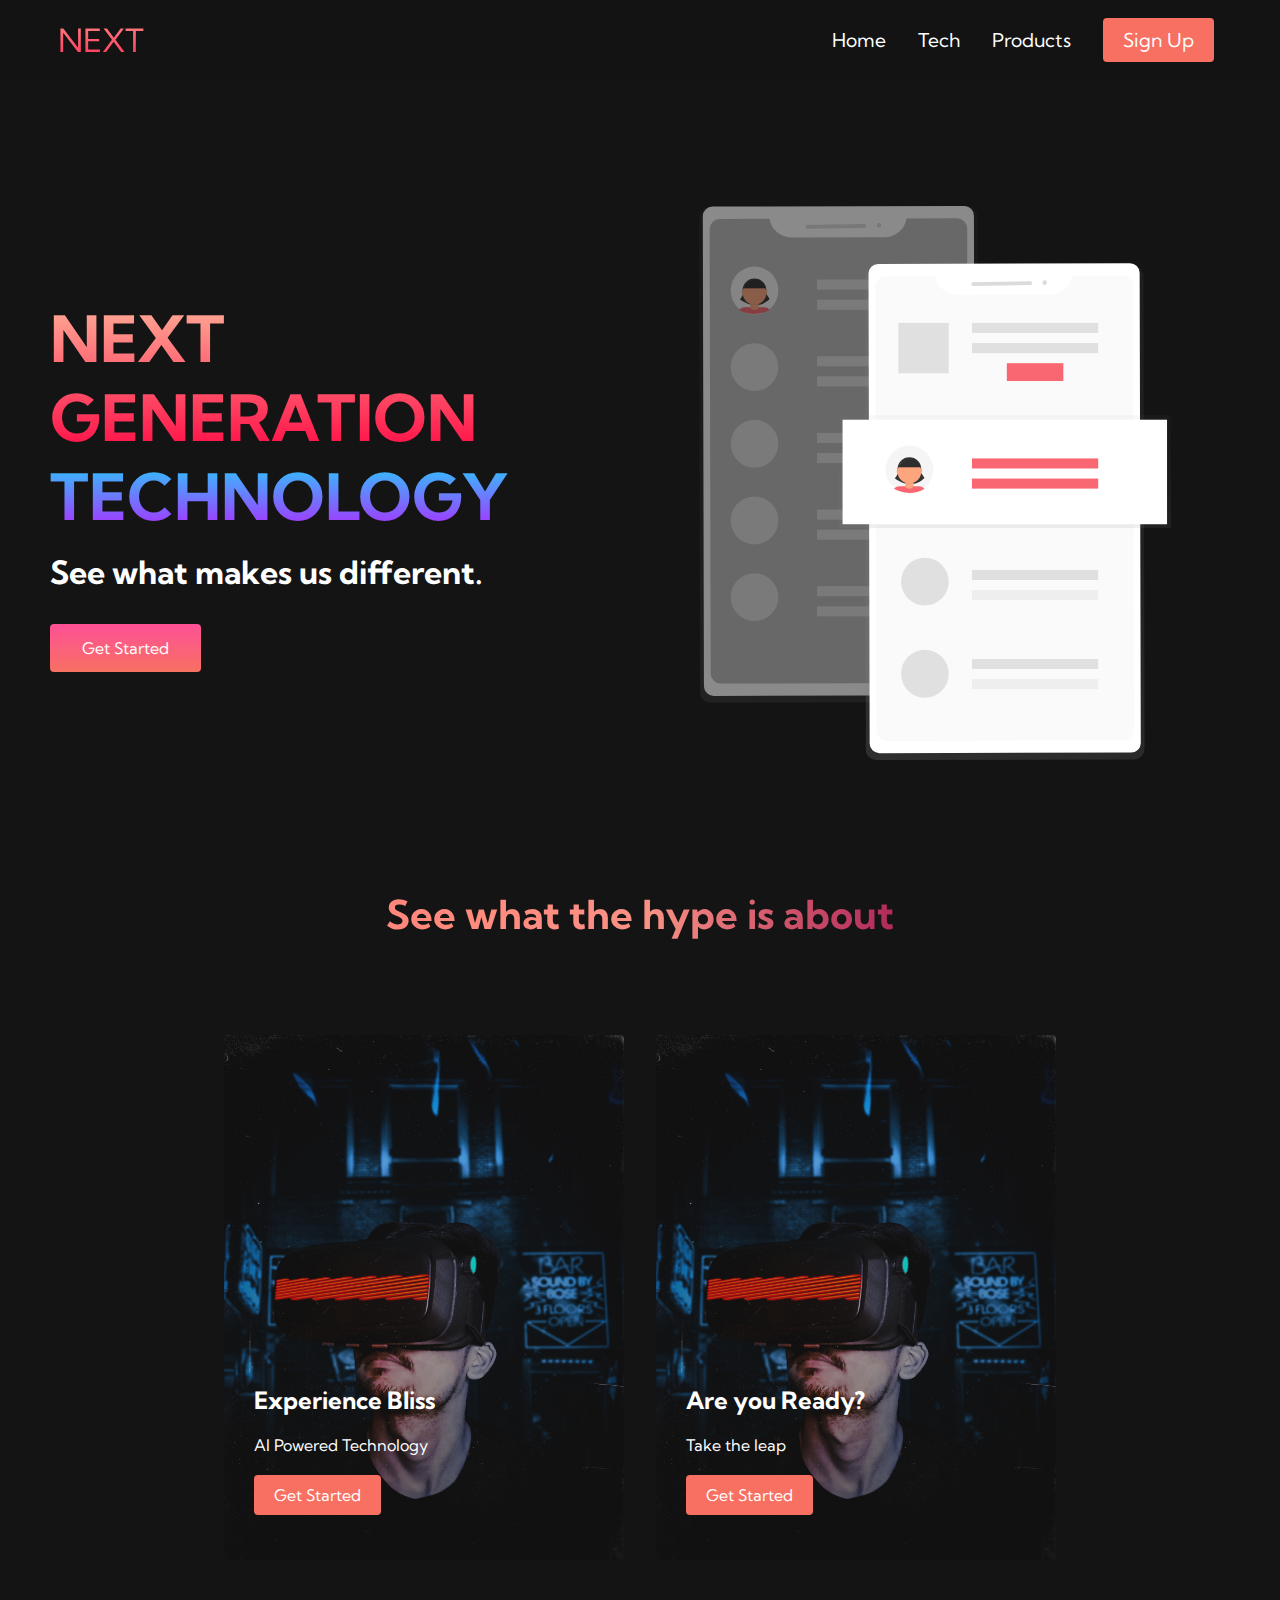
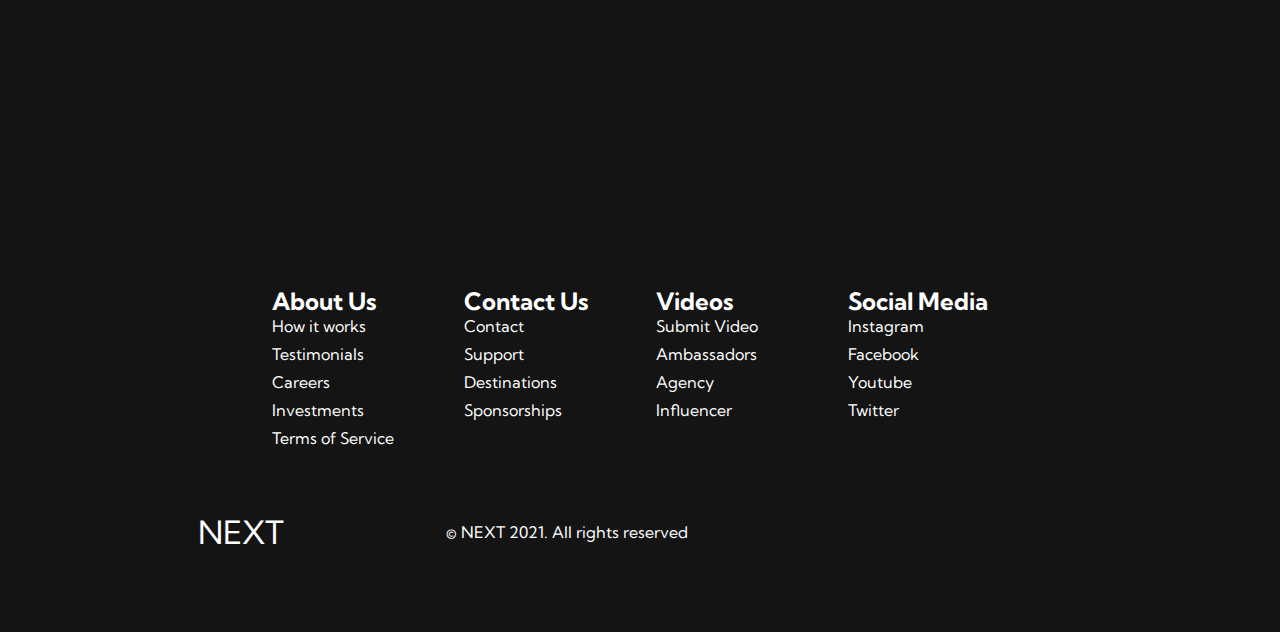
<file: index.html>
<!DOCTYPE html>
<html lang="en">
<head>
    <meta charset="UTF-8">
    <meta http-equiv="X-UA-Compatible" content="IE=edge">
    <meta name="viewport" content="width=device-width, initial-scale=1.0">
    <title>NEXT Website</title>
    <link rel="stylesheet" href="styles.css">
    <link rel="stylesheet" href="https://use.fontawesome.com/releases/v5.15.4/css/all.css" integrity="sha384-DyZ88mC6Up2uqS4h/KRgHuoeGwBcD4Ng9SiP4dIRy0EXTlnuz47vAwmeGwVChigm" crossorigin="anonymous">
    <link rel="preconnect" href="https://fonts.googleapis.com">
    <link rel="preconnect" href="https://fonts.gstatic.com" crossorigin>
    <link href="https://fonts.googleapis.com/css2?family=Kumbh+Sans:wght@400;700&display=swap" rel="stylesheet">
</head>
<body>
    <!-- navbar section -->
    <nav class="navbar">
        <div class="navbar__container">
            <a href="/" id="navbar__logo"> <i class="fas fa-gem"></i>NEXT</a>
            <div class="navbar__toggle" id="mobile-menu">
                <span class="bar"></span>
                <span class="bar"></span>
                <span class="bar"></span>
            </div>
            <ul class="navbar__menu">
                <li class="navbar__item">   
                    <a href="/" class="navbar__links">Home</a>
                </li>
                <li class="navbar__item">   
                    <a href="/tech.html" class="navbar__links">Tech</a>
                </li>
                <li class="navbar__item">   
                    <a href="/" class="navbar__links">Products</a>
                </li>
                <li class="navbar__btn">   
                    <a href="/" class="button">Sign Up</a>
                </li>
            </ul>
        </div>
    </nav>
    
    <!-- hero section -->
    <div class="main">
        <div class="main__container">
            <div class="main__content">
                <h1>NEXT GENERATION</h1>
                <h2>TECHNOLOGY</h2>
                <p>See what makes us different.</p>
                <button class="main__btn"><a href="/">Get Started</a></button>
            </div>
            <div class="main__img--container">
                <img src="images/pic1.svg" alt="pic" id="main__img">
            </div>
        </div>
    </div>

    <!-- services section -->
    <div class="services">
        <h1>See what the hype is about</h1>
        <div class="services__container">
            <div class="services__card">
                <h2>Experience Bliss</h2>
                <p>AI Powered Technology</p>
                <button>Get Started</button>
            </div>
            <div class="services__card">
                <h2>Are you Ready?</h2>
                <p>Take the leap</p>
                <button>Get Started</button>
            </div>
        </div>    
    </div>

    <!-- footer section -->
    <div class="footer__container">
        <div class="footer__links">
            <div class="footer__link--wrapper">
                <div class="footer__link--items">
                    <h2>About Us</h2>
                    <a href="/sign__up">How it works</a> <a href="/">Testimonials</a>
                    <a href="/">Careers</a> <a href="/">Investments</a>
                    <a href="/">Terms of Service</a>
                  </div>
                  <div class="footer__link--items">
                    <h2>Contact Us</h2>
                    <a href="/">Contact</a> <a href="/">Support</a>
                    <a href="/">Destinations</a> <a href="/">Sponsorships</a>
                  </div>
            </div>
            <div class="footer__link--wrapper">
                <div class="footer__link--items">
                    <h2>Videos</h2>
                    <a href="/">Submit Video</a> <a href="/">Ambassadors</a>
                    <a href="/">Agency</a> <a href="/">Influencer</a>
                  </div>
                  <div class="footer__link--items">
                    <h2>Social Media</h2>
                    <a href="/">Instagram</a> <a href="/">Facebook</a>
                    <a href="/">Youtube</a> <a href="/">Twitter</a>
                  </div>
            </div>
        </div>
        <div class="social__media">
            <div class="social__media--wrap">
                <div class="footer__logo">
                    <a href="/" id="footer__logo"><i class="fas fa-gem"></i>NEXT</a>
                </div>
                <p class="website__rights">© NEXT 2021. All rights reserved</p>
                <div class="social__icons">
                    <a href="/" class="social__icon--link" target="_blank">
                        <i class="fab fa-facebook"></i>
                    </a>
                    <a href="/" class="social__icon--link" target="_blank">
                        <i class="fab fa-instagram"></i>
                    </a>
                    <a href="/" class="social__icon--link" target="_blank">
                        <i class="fab fa-twitter"></i>
                    </a>
                    <a href="/" class="social__icon--link" target="_blank">
                        <i class="fab fa-linkedin"></i>
                    </a>
                    <a href="/" class="social__icon--link" target="_blank">
                        <i class="fab fa-youtube"></i>
                    </a>
                </div>
            </div>
        </div>
    </div>

    <script src="app.js"></script>
</body>
</html>
</file>
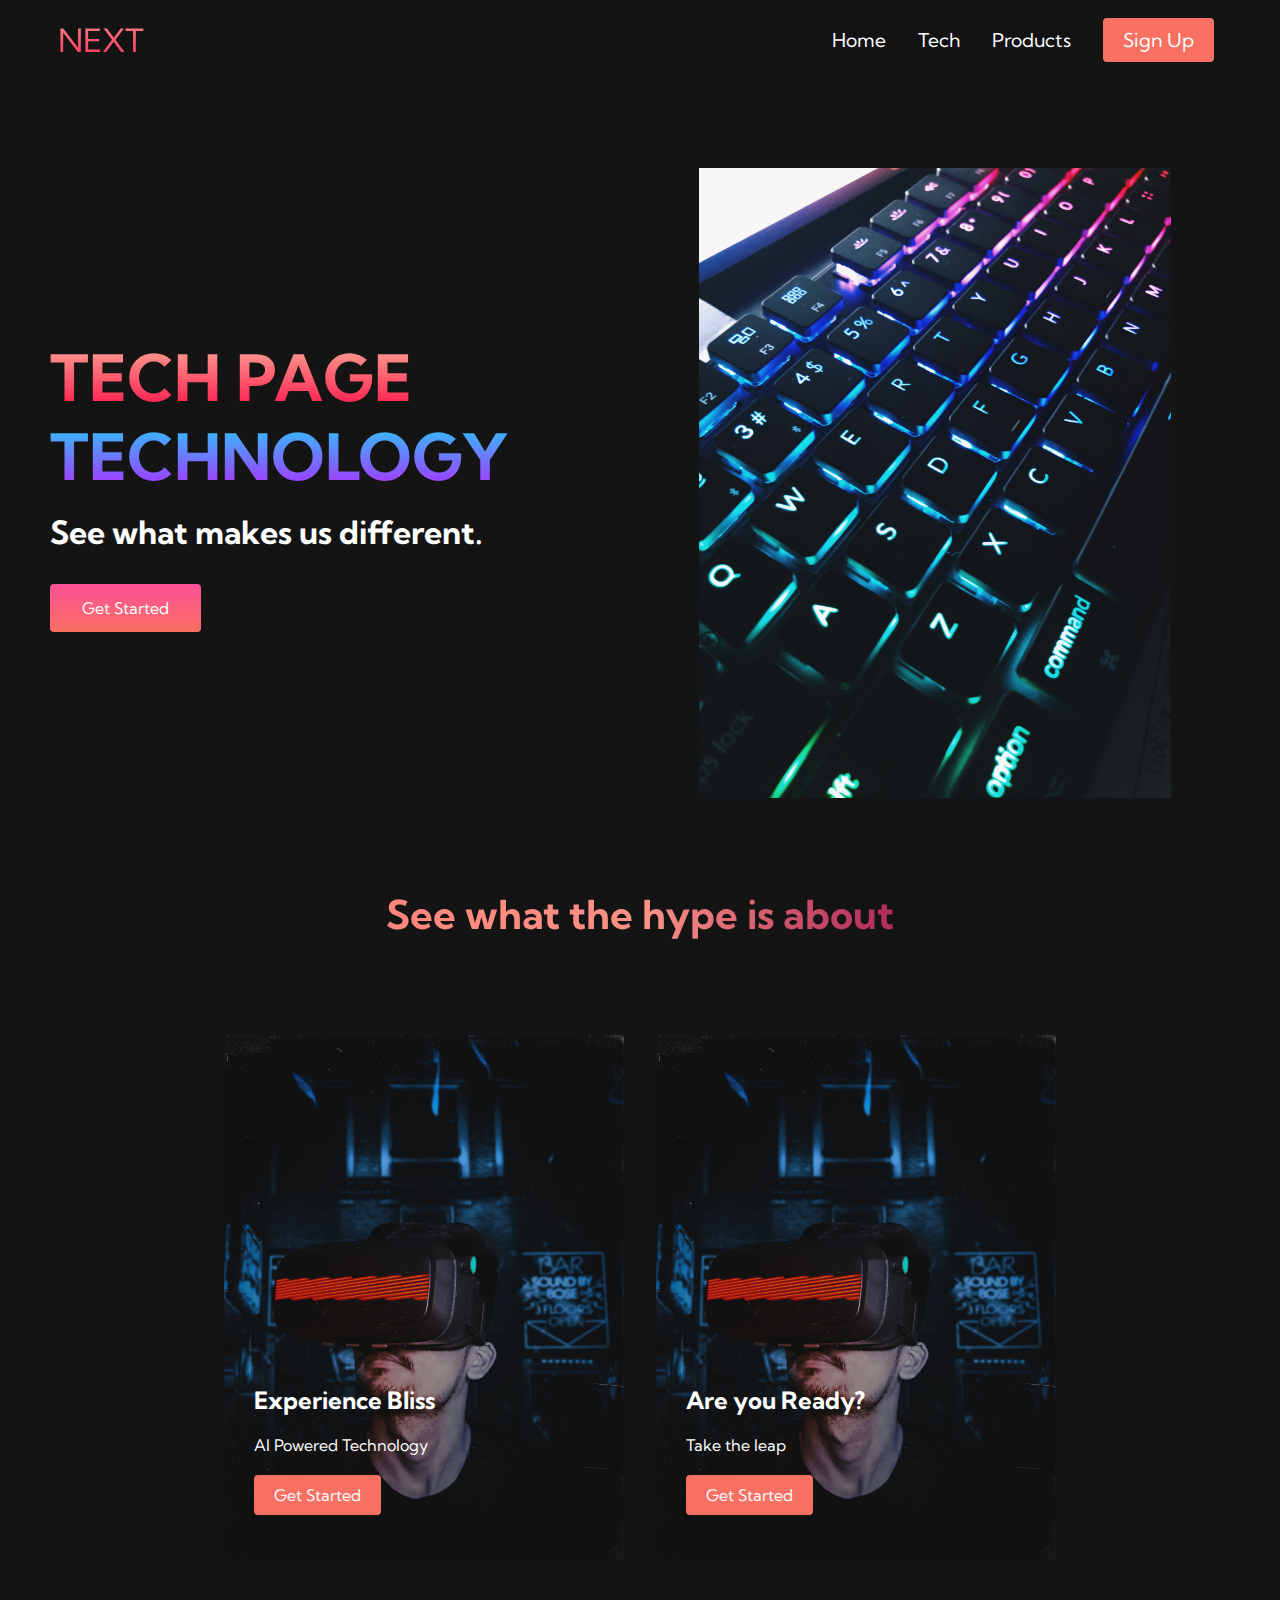
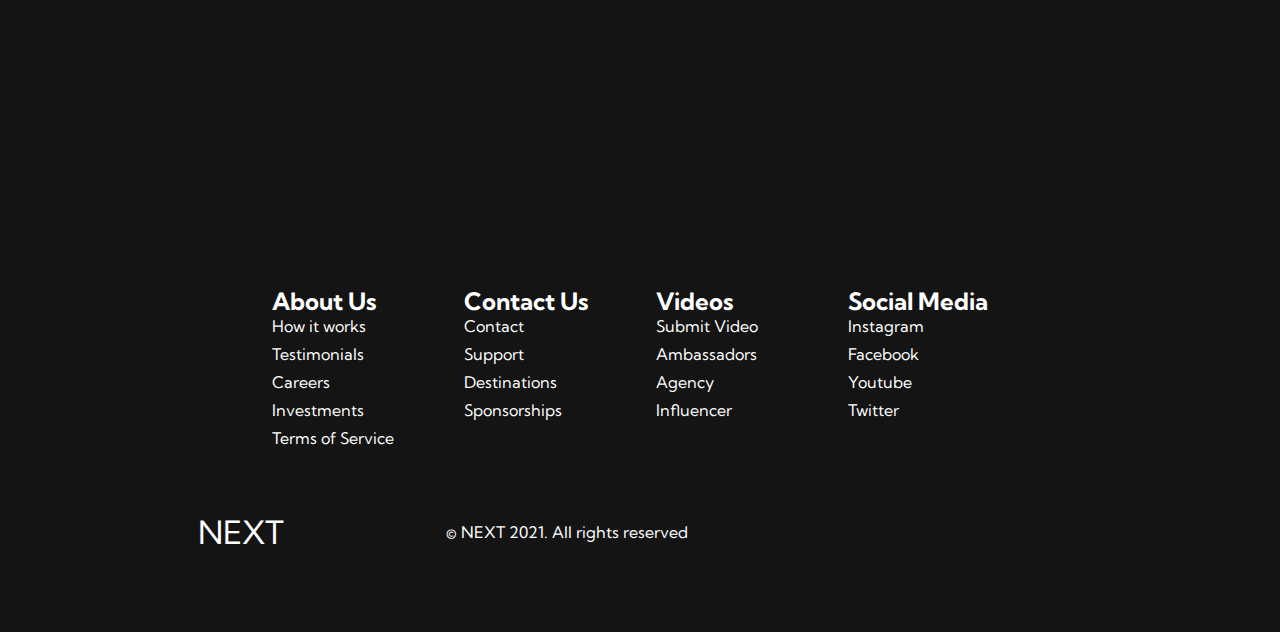
<file: tech.html>
<!DOCTYPE html>
<html lang="en">
<head>
    <meta charset="UTF-8">
    <meta http-equiv="X-UA-Compatible" content="IE=edge">
    <meta name="viewport" content="width=device-width, initial-scale=1.0">
    <title>NEXT Website</title>
    <link rel="stylesheet" href="styles.css">
    <link rel="stylesheet" href="https://use.fontawesome.com/releases/v5.15.4/css/all.css" integrity="sha384-DyZ88mC6Up2uqS4h/KRgHuoeGwBcD4Ng9SiP4dIRy0EXTlnuz47vAwmeGwVChigm" crossorigin="anonymous">
    <link rel="preconnect" href="https://fonts.googleapis.com">
    <link rel="preconnect" href="https://fonts.gstatic.com" crossorigin>
    <link href="https://fonts.googleapis.com/css2?family=Kumbh+Sans:wght@400;700&display=swap" rel="stylesheet">
</head>
<body>
    <!-- navbar section -->
    <nav class="navbar">
        <div class="navbar__container">
            <a href="/" id="navbar__logo"> <i class="fas fa-gem"></i>NEXT</a>
            <div class="navbar__toggle" id="mobile-menu">
                <span class="bar"></span>
                <span class="bar"></span>
                <span class="bar"></span>
            </div>
            <ul class="navbar__menu">
                <li class="navbar__item">   
                    <a href="/" class="navbar__links">Home</a>
                </li>
                <li class="navbar__item">   
                    <a href="/tech.html" class="navbar__links">Tech</a>
                </li>
                <li class="navbar__item">   
                    <a href="/" class="navbar__links">Products</a>
                </li>
                <li class="navbar__btn">   
                    <a href="/" class="button">Sign Up</a>
                </li>
            </ul>
        </div>
    </nav>
    
    <!-- hero section -->
    <div class="main">
        <div class="main__container">
            <div class="main__content">
                <h1>TECH PAGE</h1>
                <h2>TECHNOLOGY</h2>
                <p>See what makes us different.</p>
                <button class="main__btn"><a href="/">Get Started</a></button>
            </div>
            <div class="main__img--container">
                <img src="images/pic2.jpg" alt="pic" id="main__img">
            </div>
        </div>
    </div>

    <!-- services section -->
    <div class="services">
        <h1>See what the hype is about</h1>
        <div class="services__container">
            <div class="services__card">
                <h2>Experience Bliss</h2>
                <p>AI Powered Technology</p>
                <button>Get Started</button>
            </div>
            <div class="services__card">
                <h2>Are you Ready?</h2>
                <p>Take the leap</p>
                <button>Get Started</button>
            </div>
        </div>    
    </div>

    <!-- footer section -->
    <div class="footer__container">
        <div class="footer__links">
            <div class="footer__link--wrapper">
                <div class="footer__link--items">
                    <h2>About Us</h2>
                    <a href="/sign__up">How it works</a> <a href="/">Testimonials</a>
                    <a href="/">Careers</a> <a href="/">Investments</a>
                    <a href="/">Terms of Service</a>
                  </div>
                  <div class="footer__link--items">
                    <h2>Contact Us</h2>
                    <a href="/">Contact</a> <a href="/">Support</a>
                    <a href="/">Destinations</a> <a href="/">Sponsorships</a>
                  </div>
            </div>
            <div class="footer__link--wrapper">
                <div class="footer__link--items">
                    <h2>Videos</h2>
                    <a href="/">Submit Video</a> <a href="/">Ambassadors</a>
                    <a href="/">Agency</a> <a href="/">Influencer</a>
                  </div>
                  <div class="footer__link--items">
                    <h2>Social Media</h2>
                    <a href="/">Instagram</a> <a href="/">Facebook</a>
                    <a href="/">Youtube</a> <a href="/">Twitter</a>
                  </div>
            </div>
        </div>
        <div class="social__media">
            <div class="social__media--wrap">
                <div class="footer__logo">
                    <a href="/" id="footer__logo"><i class="fas fa-gem"></i>NEXT</a>
                </div>
                <p class="website__rights">© NEXT 2021. All rights reserved</p>
                <div class="social__icons">
                    <a href="/" class="social__icon--link" target="_blank">
                        <i class="fab fa-facebook"></i>
                    </a>
                    <a href="/" class="social__icon--link" target="_blank">
                        <i class="fab fa-instagram"></i>
                    </a>
                    <a href="/" class="social__icon--link" target="_blank">
                        <i class="fab fa-twitter"></i>
                    </a>
                    <a href="/" class="social__icon--link" target="_blank">
                        <i class="fab fa-linkedin"></i>
                    </a>
                    <a href="/" class="social__icon--link" target="_blank">
                        <i class="fab fa-youtube"></i>
                    </a>
                </div>
            </div>
        </div>
    </div>

    <script src="app.js"></script>
</body>
</html>
</file>
<file: styles.css>
* {
    box-sizing: border-box;
    margin: 0;
    padding: 0;
    font-family: 'Kumbh Sans', sans-serif;
}

.navbar {
    background: #131313;
    height: 80px;
    display: flex;
    justify-content: center;
    align-items: center;
    font-size: 1.2rem;
    position: sticky;
    top: 0;
    z-index: 999;
}

.navbar__container {
    display: flex;
    justify-content: space-between;
    height: 80px;
    z-index: 1;
    width: 100%;
    max-width: 1300px;
    margin: 0 auto;
    padding: 0 50px;
}

#navbar__logo {
    background-color: #ff8177;
    background-image: linear-gradient(to top, #ff0844 0%, #ffb199 100%);
    background-size: 100%;
    -webkit-background-clip: text;
    -moz-background-clip: text;
    -webkit-text-fill-color: transparent;
    -moz-text-fill-color: transparent;
    display: flex;
    align-items: center;
    cursor: pointer;
    text-decoration: none;
    font-size: 2rem;
}

.fa-gem {
    margin-right: 0.5rem;
}

.navbar__menu {
    display: flex;
    align-items: center;
    list-style: none;
    text-align: center;
}

.navbar__item {
    height: 80px;
}

.navbar__links {
    color: #fff;
    display: flex;
    align-items: center;
    justify-content: center;
    text-decoration: none;
    padding: 0 1rem;
    height: 100%;
}

.navbar__btn {
    display: flex;
    justify-content: center;
    align-items: center;
    padding: 0 1rem;
    width: 100%;
}

.button {
    display: flex;
    justify-content: center;
    align-items: center;
    text-decoration: none;
    padding: 10px 20px;
    height: 100%;
    width: 100%;
    border: none;
    outline: none;
    border-radius: 4px;
    background: #f77062;
    color: #fff;
}

.button:hover {
    background: #4837ff;
    transition: all 0.3s ease;
}

.navbar__links:hover {
    color: #f77062;
    transition: all 0.3s ease;
}

@media screen and (max-width: 960px) {
    .navbar__container {
        display: flex;
        justify-content: space-between;
        height: 80px;
        z-index: 1;
        width: 100%;
        max-width: 1300px;
        padding: 0;
    }

    .navbar__menu {
        display: grid;
        grid-template-columns: auto;
        margin: 0;
        width: 100%;
        position: absolute;
        top: -1000px;
        opacity: 0;
        transition: all 0.5s ease;
        height: 50vh;
        z-index: -1;
        background: #131313;
    }

    .navbar__menu.active {
        background: #131313;
        top: 100%;
        opacity: 1;
        transition: all 0.5s ease;
        z-index: 99;
        height: 50vh;
        font-size: 1.6rem;
    }

    #navbar__logo {
        padding-left: 25px;
    }

    .navbar__toggle .bar {
        width: 25px;
        height: 3px;
        margin: 5px auto;
        transition: all 0.3s ease-in-out;
        background: #fff;
    }

    .navbar__item {
        width: 100%;
    }

    .navbar__links {
        text-align: center;
        padding: 2rem;
        width: 100%;
        display: table;
    }

    #mobile-menu {
        position: absolute;
        top: 20%;
        right: 5%;
        transform: translate(5%, 20%);
    }

    .navbar__btn {
        padding-bottom: 2rem;
    }

    .button {
        display: flex;
        justify-content: center;
        align-items: center;
        width: 80%;
        height: 80px;
        margin: 0;
    }

    .navbar__toggle .bar {
        display: block;
        cursor: pointer;
    }

    #mobile-menu.is-active .bar:nth-child(2) {
        opacity: 0;
    }

    #mobile-menu.is-active .bar:nth-child(1) {
        transform: translateY(8px) rotate(45deg);
    }

    #mobile-menu.is-active .bar:nth-child(3) {
        transform: translateY(-8px) rotate(-45deg);
    }
}

/* hero section css */

.main {
    background-color: #141414;
}

.main__container {
    display: grid;
    grid-template-columns: 1fr 1fr;
    align-items: center;
    justify-self: center;
    margin: 0 auto;
    height: 90vh; 
    background-color: #141414;
    z-index: 1;
    width: 100%;
    max-width: 1300px;
    padding: 0 50px;
}

.main__content h1 {
    font-size: 4rem;
    background-color: #ff8177;
    background-image: linear-gradient(to top, #ff0844 0%, #ffb199 100%);
    background-size: 100%;
    -webkit-background-clip: text;
    -moz-background-clip: text;
    -webkit-text-fill-color: transparent;
    -moz-text-fill-color: transparent;
}

.main__content h2 {
    font-size: 4rem;
    background-color: #ff8177;
    background-image: linear-gradient(to top, #b721ff 0%, #21d4fd 100%);
    background-size: 100%;
    -webkit-background-clip: text;
    -moz-background-clip: text;
    -webkit-text-fill-color: transparent;
    -moz-text-fill-color: transparent;
}

.main__container p {
    margin-top: 1rem;
    font-size: 2rem;
    font-weight: 700;
    color: #fff;
}

.main__btn {
    font-size: 1rem;
    background-image: linear-gradient(to top, #f77062 0%, #fe5196 100%);
    padding: 14px 32px;
    border: none;
    border-radius: 4px;
    color: #fff;
    margin-top: 2rem;
    cursor: pointer;
    position: relative;
    transition: all 0.35s;
    outline: none;
}

.main__btn a {
    position: relative;
    z-index: 2;
    color: #fff;
    text-decoration: none;
}

.main__btn:after {
    position: absolute;
    content: '';
    top: 0;
    left: 0;
    width: 0;
    height: 100%;
    background: #4837ff;
    transition: all 0.35s;
    border-radius: 4px;
}

.main__btn:hover {
    color: #fff;
}

.main__btn:hover:after {
    width: 100%;
}

.main__img--container {
    text-align: center;
}

#main__img {
    height: 80%;
    width: 80%;
}

/* mobile responsive */

@media screen and (max-width: 768px) {
    .main__container {
        display: grid;
        grid-template-columns: auto;
        align-items: center;
        justify-self: center;
        width: 100%;
        margin: 0 auto;
        height: 90vh;
    }

    .main__content {
        text-align: center;
        margin-bottom: 4rem;
    }

    .main__content h1 {
        font-size: 2.5rem;
        margin-top: 2rem;
    }

    .main__content h2 {
        font-size: 3rem;
    }

    .main__content p {
        margin-top: 1rem;
        font-size: 1.5rem;
    }
}

@media screen and (max-width: 480px) {
    .main__content h1 {
        font-size: 2rem;
        margin-top: 3rem;
    }

    .main__content h2 {
        font-size: 2rem;
    }

    .main__content p {
        margin-top: 2rem;
        font-size: 1.5rem;
    }

    .main__btn {
        padding: 12px 36px;
        margin: 2.5rem 0;
    }
}

/* services section */

.services {
    background: #141414;
    display: flex;
    flex-direction: column;
    align-items: center;
    height: 100vh;
}

.services h1 {
    background-color: #ff8177;
    background-image: linear-gradient(to right, 
    #ff8177 0%, 
    #ff867a 0%, 
    #ff8c7f 21%, 
    #f99185 52%, 
    #cf556c 78%, 
    #b12a5b 100%);
    background-size: 100%;
    margin-bottom: 5rem;
    font-size: 2.5rem;
    -webkit-background-clip: text;
    -moz-background-clip: text;
    -webkit-text-fill-color: transparent;
    -moz-text-fill-color: transparent;
}

.services__container {
    display: flex;
    justify-content: center;
    flex-wrap: wrap;
}

.services__card {
    margin: 1rem;
    height: 525px;
    width: 400px;
    border-radius: 4px;
    background-image: linear-gradient(to bottom, rgba(0,0,0,0) 0%, rgba(17,17,17,0.6) 100%), url(/images/pic3.jpg);
    background-size: cover;
    position: relative;
    color: #fff;
}

/* .services__card:nth-child(2) {
    background-image: linear-gradient(to bottom, rgba(0,0,0,0) 0%, rgba(17,17,17,0.6) 100%), url(/images/pic4.jpg);
} */

.services h2 {
    position: absolute;
    top: 350px;
    left: 30px;
}

.services__card p {
    position: absolute;
    top: 400px;
    left: 30px;
}

.services__card button {
    color: #fff;
    padding: 10px 20px;
    border: none;
    outline: none;
    border-radius: 4px;
    background: #f77062;
    position: absolute;
    top: 440px;
    left: 30px;
    font-size: 1rem;
    cursor: pointer;
}

.services__card:hover {
    transform: scale(1.075);
    transition: 0.2s ease-in;
    cursor: pointer;
}

@media screen and (max-width: 960px){
    .services {
        height: 1600px;
    }

    .services h1 {
        font-size: 2rem;
        margin-top: 12rem;
    }
}

@media screen and (max-width: 480px){
    .services {
        height: 1400px;
    }

    .services h1 {
        font-size: 1.2rem;
    }

    .services__card {
        width: 300px;
    }
}

/* footer */

.footer__container {
    background-color: #141414;
    padding: 5rem 0;
    display: flex;
    flex-direction: column;
    justify-content: center;
    align-items: center;
}

#footer__logo {
    color: #fff;
    display: flex;
    align-items: center;
    cursor: pointer;
    text-decoration: none;
    font-size: 2rem;
}

.footer__links {
    width: 100%;
    max-width: 1000px;
    display: flex;
    justify-content: center;
}

.footer__link--wrapper {
    display: flex;
}

.footer__link--items {
    display: flex;
    flex-direction: column;
    align-items: flex-start;
    margin: 16px;
    text-align: left;
    width: 160px;
    box-sizing: border-box;
}

.footer__links--items h2 {
    margin-bottom: 16px;
}

.footer__link--items > h2 {
    color: #fff;
}

.footer__link--items a {
    color: #fff;
    text-decoration: none;
    margin-bottom: 0.5rem;
}

.footer__link--items a:hover {
    color: #e9e9e9;
    transition: 0.3s ease-out;
}

/* social icons */

.social__icon--link {
    color: #fff;
    font-size: 24px;
}

.social__media {
    max-width: 1000px;
    width: 100%;
}

.social__media--wrap {
    display: flex;
    justify-content: space-between;
    align-items: center;
    width: 90%;
    max-width: 1000px;
    margin: 40px auto 0 auto;
}

.social__icons {
    display: flex;
    justify-content: space-between;
    align-items: center;
    width: 240px;
}

.social__logo {
    color: #fff;
    justify-self: flex-start;
    margin-left: 20px;
    cursor: pointer;
    text-decoration: none;
    font-size: 2rem;
    display: flex;
    align-items: center;
    margin-bottom: 16px;
}

.website__rights {
    color: #fff;
}

@media screen and (max-width: 820px) {
    .footer__links {
        padding-top: 2rem;
    }    

    #footer__logo {
        margin-bottom: 2rem;
    }

    .website__rights {
        margin-bottom: 2rem;
    }

    .footer__link--wrapper {
        flex-direction: column;
    }

    .social__media--wrap {
        flex-direction: column;
    }
}

@media screen and (max-width: 480px) {
    .footer__link--items {
        margin: 0;
        padding: 10px;
        width: 100%;
    }
}
</file>
